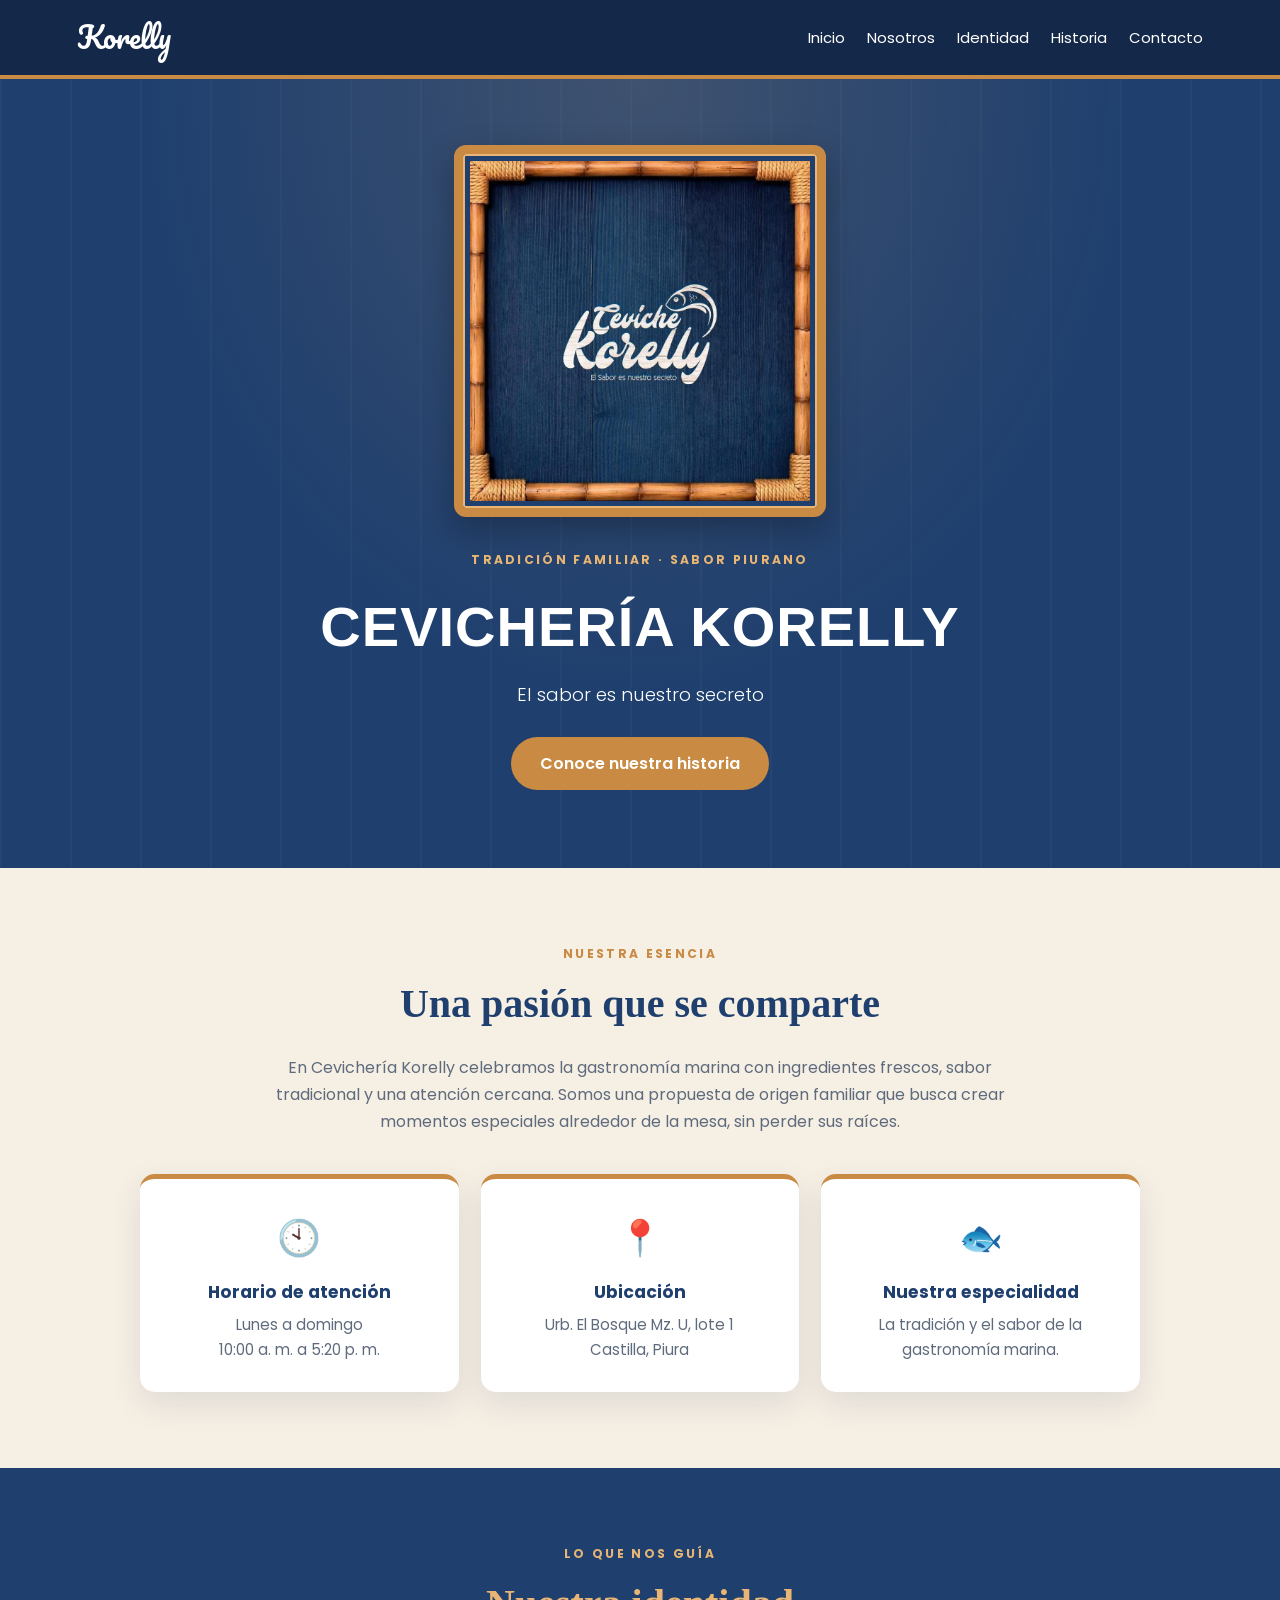
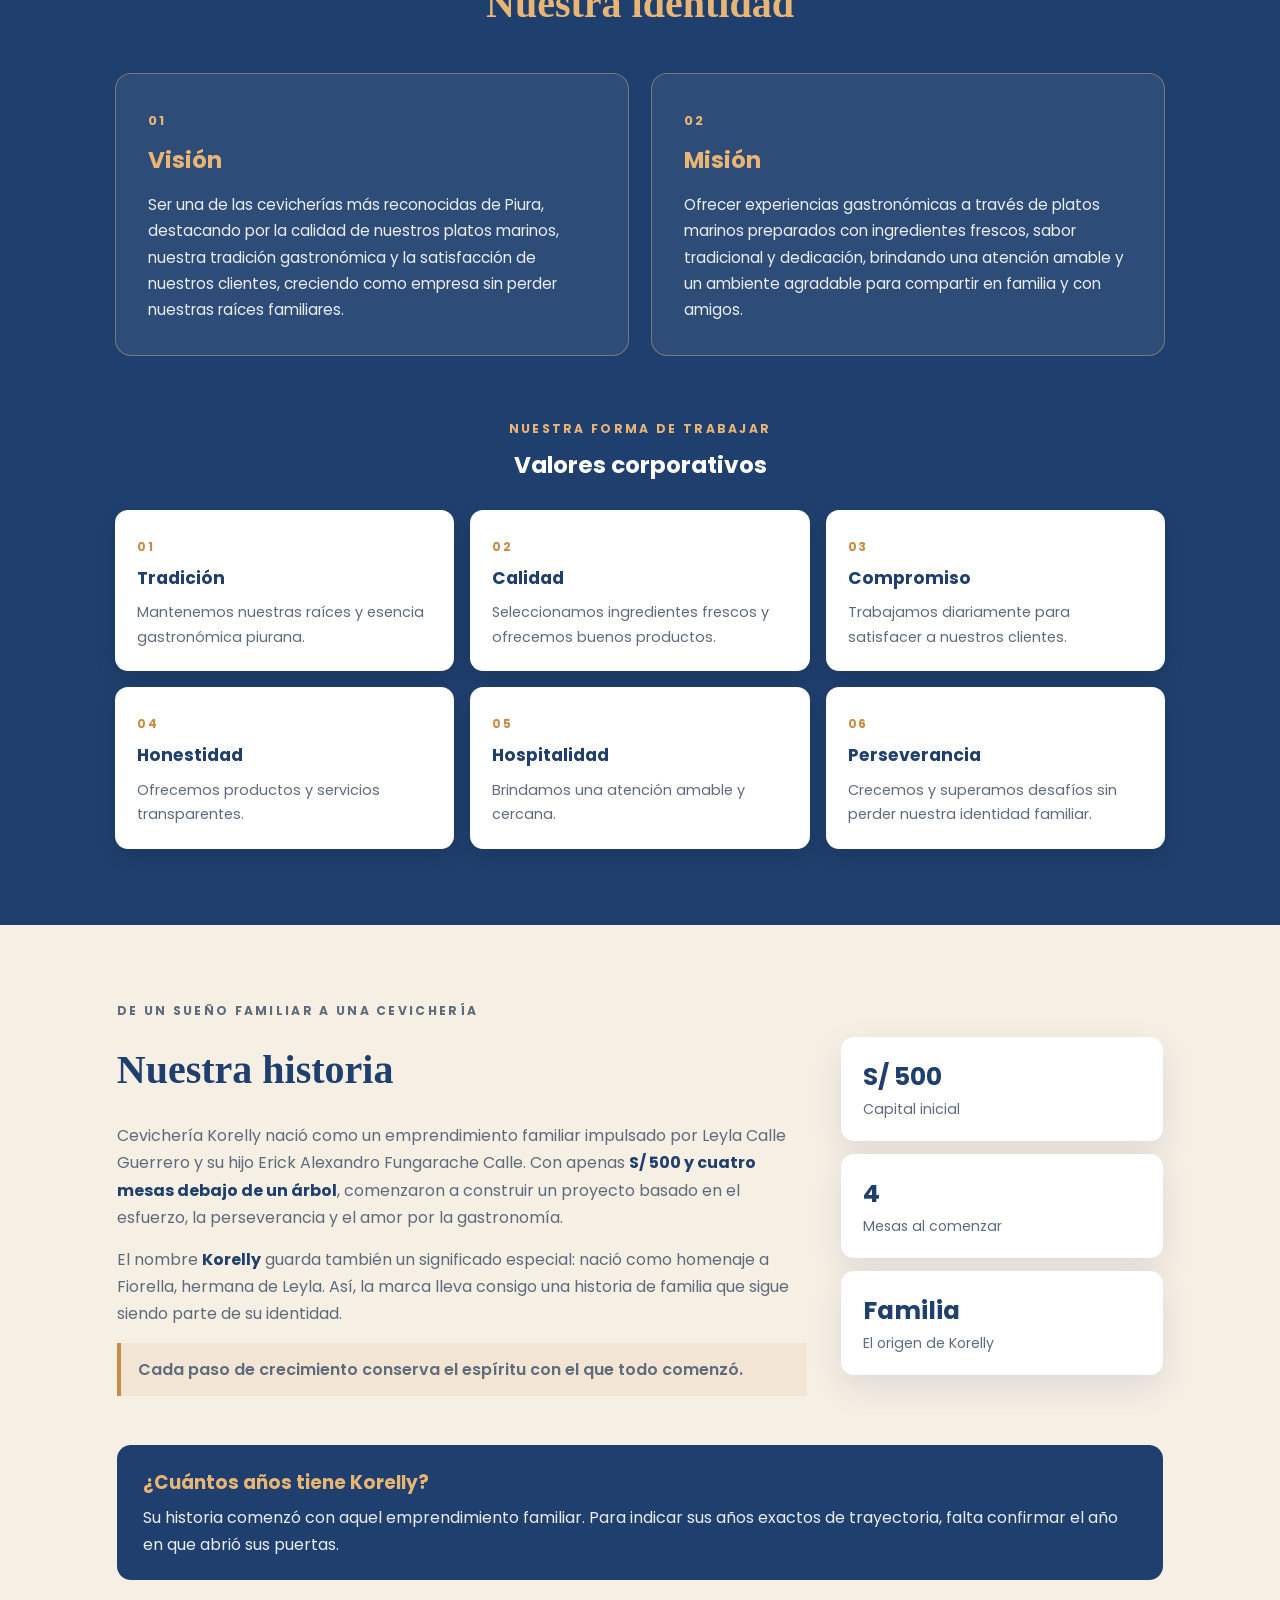
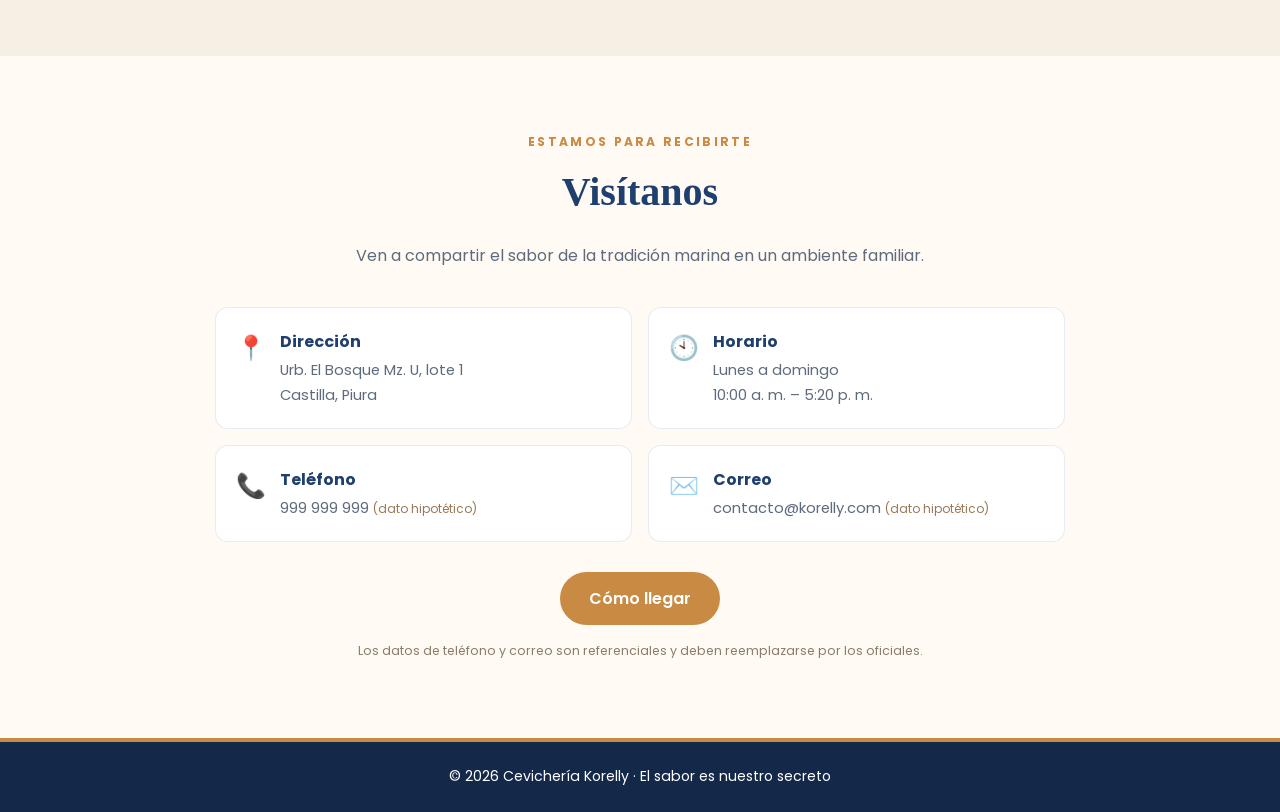
<file: index.html>
<!DOCTYPE html>
<html lang="es">
<head>
  <meta charset="UTF-8">
  <meta name="viewport" content="width=device-width, initial-scale=1.0">
  <title>Cevichería Korelly | El sabor es nuestro secreto</title>
  <meta name="description" content="Conoce la historia, visión y esencia familiar de Cevichería Korelly, en Castilla, Piura.">
  <link rel="preconnect" href="https://fonts.googleapis.com">
  <link rel="preconnect" href="https://fonts.gstatic.com" crossorigin>
  <link href="https://fonts.googleapis.com/css2?family=Pacifico&family=Poppins:wght@300;400;500;600;700&display=swap" rel="stylesheet">
  <link rel="stylesheet" href="styles.css">
</head>
<body>
  <header class="navbar">
    <a href="#inicio" class="navbar__brand">Korelly</a>
    <nav aria-label="Navegación principal">
      <ul class="navbar__menu">
        <li><a href="#inicio">Inicio</a></li>
        <li><a href="#nosotros">Nosotros</a></li>
        <li><a href="#identidad">Identidad</a></li>
        <li><a href="#historia">Historia</a></li>
        <li><a href="#contacto">Contacto</a></li>
      </ul>
    </nav>
  </header>

  <main>
    <section id="inicio" class="hero">
      <div class="marco">
        <img src="LOGOCEVICHERIA.jpeg" alt="Logo de Cevichería Korelly" class="hero__logo">
      </div>
      <p class="hero__eyebrow">Tradición familiar · Sabor piurano</p>
      <h1 class="hero__title">CEVICHERÍA KORELLY</h1>
      <p class="hero__subtitle">El sabor es nuestro secreto</p>
      <a href="#historia" class="btn">Conoce nuestra historia</a>
    </section>

    <section id="nosotros" class="section">
      <p class="eyebrow">Nuestra esencia</p>
      <h2 class="section__title">Una pasión que se comparte</h2>
      <p class="section__text">
        En Cevichería Korelly celebramos la gastronomía marina con ingredientes frescos,
        sabor tradicional y una atención cercana. Somos una propuesta de origen familiar
        que busca crear momentos especiales alrededor de la mesa, sin perder sus raíces.
      </p>
      <div class="cards">
        <article class="card">
          <span class="card__icon" aria-hidden="true">🕙</span>
          <h3>Horario de atención</h3>
          <p>Lunes a domingo<br>10:00 a. m. a 5:20 p. m.</p>
        </article>
        <article class="card">
          <span class="card__icon" aria-hidden="true">📍</span>
          <h3>Ubicación</h3>
          <p>Urb. El Bosque Mz. U, lote 1<br>Castilla, Piura</p>
        </article>
        <article class="card">
          <span class="card__icon" aria-hidden="true">🐟</span>
          <h3>Nuestra especialidad</h3>
          <p>La tradición y el sabor de la gastronomía marina.</p>
        </article>
      </div>
    </section>

    <section id="identidad" class="section section--dark">
      <p class="eyebrow eyebrow--light">Lo que nos guía</p>
      <h2 class="section__title">Nuestra identidad</h2>
      <div class="identity-grid">
        <article class="identity-panel">
          <span class="identity-panel__number">01</span>
          <h3>Visión</h3>
          <p>Ser una de las cevicherías más reconocidas de Piura, destacando por la calidad de nuestros platos marinos, nuestra tradición gastronómica y la satisfacción de nuestros clientes, creciendo como empresa sin perder nuestras raíces familiares.</p>
        </article>
        <article class="identity-panel">
          <span class="identity-panel__number">02</span>
          <h3>Misión</h3>
          <p>Ofrecer experiencias gastronómicas a través de platos marinos preparados con ingredientes frescos, sabor tradicional y dedicación, brindando una atención amable y un ambiente agradable para compartir en familia y con amigos.</p>
        </article>
      </div>

      <div class="values-heading">
        <span class="eyebrow eyebrow--light">Nuestra forma de trabajar</span>
        <h3>Valores corporativos</h3>
      </div>
      <div class="values-grid">
        <article class="value-card"><span>01</span><h4>Tradición</h4><p>Mantenemos nuestras raíces y esencia gastronómica piurana.</p></article>
        <article class="value-card"><span>02</span><h4>Calidad</h4><p>Seleccionamos ingredientes frescos y ofrecemos buenos productos.</p></article>
        <article class="value-card"><span>03</span><h4>Compromiso</h4><p>Trabajamos diariamente para satisfacer a nuestros clientes.</p></article>
        <article class="value-card"><span>04</span><h4>Honestidad</h4><p>Ofrecemos productos y servicios transparentes.</p></article>
        <article class="value-card"><span>05</span><h4>Hospitalidad</h4><p>Brindamos una atención amable y cercana.</p></article>
        <article class="value-card"><span>06</span><h4>Perseverancia</h4><p>Crecemos y superamos desafíos sin perder nuestra identidad familiar.</p></article>
      </div>
    </section>

    <section id="historia" class="section story-section">
      <div class="story-copy">
        <p class="eyebrow">De un sueño familiar a una cevichería</p>
        <h2 class="section__title">Nuestra historia</h2>
        <p>
          Cevichería Korelly nació como un emprendimiento familiar impulsado por
          Leyla Calle Guerrero y su hijo Erick Alexandro Fungarache Calle.
          Con apenas <strong>S/ 500 y cuatro mesas debajo de un árbol</strong>,
          comenzaron a construir un proyecto basado en el esfuerzo, la perseverancia
          y el amor por la gastronomía.
        </p>
        <p>
          El nombre <strong>Korelly</strong> guarda también un significado especial:
          nació como homenaje a Fiorella, hermana de Leyla. Así, la marca lleva
          consigo una historia de familia que sigue siendo parte de su identidad.
        </p>
        <p class="story-highlight">Cada paso de crecimiento conserva el espíritu con el que todo comenzó.</p>
      </div>
      <aside class="story-facts">
        <div class="fact"><strong>S/ 500</strong><span>Capital inicial</span></div>
        <div class="fact"><strong>4</strong><span>Mesas al comenzar</span></div>
        <div class="fact"><strong>Familia</strong><span>El origen de Korelly</span></div>
      </aside>
      <div class="trajectory-note">
        <h3>¿Cuántos años tiene Korelly?</h3>
        <p>Su historia comenzó con aquel emprendimiento familiar. Para indicar sus años exactos de trayectoria, falta confirmar el año en que abrió sus puertas.</p>
      </div>
    </section>

    <section id="contacto" class="section section--contact">
      <p class="eyebrow">Estamos para recibirte</p>
      <h2 class="section__title">Visítanos</h2>
      <p class="section__text">Ven a compartir el sabor de la tradición marina en un ambiente familiar.</p>
      <div class="contact-grid">
        <div class="contact-item"><span>📍</span><div><h3>Dirección</h3><p>Urb. El Bosque Mz. U, lote 1<br>Castilla, Piura</p></div></div>
        <div class="contact-item"><span>🕙</span><div><h3>Horario</h3><p>Lunes a domingo<br>10:00 a. m. – 5:20 p. m.</p></div></div>
        <div class="contact-item"><span>📞</span><div><h3>Teléfono</h3><p>999 999 999 <small>(dato hipotético)</small></p></div></div>
        <div class="contact-item"><span>✉️</span><div><h3>Correo</h3><p>contacto@korelly.com <small>(dato hipotético)</small></p></div></div>
      </div>
      <a class="btn" href="https://www.google.com/maps/search/?api=1&query=Urb.+El+Bosque+Mz+U+Lote+1+Castilla+Piura" target="_blank" rel="noopener">Cómo llegar</a>
      <p class="contact-note">Los datos de teléfono y correo son referenciales y deben reemplazarse por los oficiales.</p>
    </section>
  </main>

  <footer class="footer">
    <p>© 2026 Cevichería Korelly · El sabor es nuestro secreto</p>
  </footer>
</body>
</html>
</file>
<file: styles.css>
/* ===== PALETA DE KORELLY ===== */
:root {
  --azul: #1f3f6e;
  --azul-oscuro: #14284a;
  --bambu: #c98a43;
  --bambu-claro: #e8b574;
  --blanco: #ffffff;
  --crema: #f6efe4;
  --texto-suave: #5e6b7d;
  --sombra: 0 12px 32px rgba(20, 40, 74, .10);
}

* { margin: 0; padding: 0; box-sizing: border-box; }
html { scroll-behavior: smooth; scroll-padding-top: 90px; }
body {
  font-family: 'Poppins', sans-serif;
  color: var(--azul-oscuro);
  background: var(--crema);
  line-height: 1.7;
}
a { -webkit-tap-highlight-color: transparent; }

/* ===== NAVEGACIÓN ===== */
.navbar {
  position: sticky; top: 0; z-index: 10;
  display: flex; justify-content: space-between; align-items: center;
  gap: 24px; padding: 13px 6%;
  background: var(--azul-oscuro); border-bottom: 4px solid var(--bambu);
}
.navbar__brand {
  flex-shrink: 0; font-family: 'Pacifico', cursive; font-size: 1.8rem;
  color: var(--blanco); text-decoration: none;
}
.navbar__menu { display: flex; flex-wrap: wrap; gap: 22px; list-style: none; }
.navbar__menu a {
  color: var(--blanco); text-decoration: none; font-size: .93rem;
  transition: color .25s ease;
}
.navbar__menu a:hover { color: var(--bambu-claro); }

/* ===== PORTADA ===== */
.hero {
  text-align: center; padding: 66px 6% 78px; color: var(--blanco);
  background:
    radial-gradient(ellipse at 50% 0%, rgba(232,181,116,.16), transparent 55%),
    repeating-linear-gradient(90deg, rgba(255,255,255,.025) 0 2px, transparent 2px 70px),
    var(--azul);
}
.marco {
  display: inline-block; margin-bottom: 25px; padding: 7px;
  border: 9px solid var(--bambu); border-radius: 12px;
  box-shadow: 0 12px 32px rgba(0,0,0,.28), inset 0 0 0 2px var(--bambu-claro);
  background: var(--azul);
}
.hero__logo { display: block; width: min(340px, 76vw); height: auto; }
.hero__eyebrow, .eyebrow {
  color: var(--bambu); font-size: .76rem; font-weight: 700;
  letter-spacing: .19em; text-transform: uppercase;
}
.hero__eyebrow { color: var(--bambu-claro); margin-bottom: 8px; }
.hero__title {
  font-family: 'Arial', sans-serif; font-weight: 700;
  font-size: clamp(2rem, 6vw, 3.5rem); letter-spacing: 1px;
}
.hero__subtitle { margin: 5px 0 27px; font-size: 1.15rem; font-weight: 300; }

/* ===== BOTONES ===== */
.btn {
  display: inline-block; padding: 13px 29px; border: 0; border-radius: 50px;
  background: var(--bambu); color: var(--blanco); text-decoration: none;
  font-weight: 600; transition: transform .2s, background .25s;
}
.btn:hover { background: var(--bambu-claro); color: var(--azul-oscuro); transform: translateY(-3px); }

/* ===== SECCIONES GENERALES ===== */
.section { padding: 76px 6%; text-align: center; }
.section__title {
  margin: 5px 0 16px; color: var(--azul);
  font-family: 'Verdana', cursive; font-size: clamp(1.8rem, 4vw, 2.5rem); font-weight: 550;
}
.section__text { max-width: 740px; margin: 0 auto 38px; color: var(--texto-suave); }
.section--dark { background: var(--azul); color: var(--blanco); }
.section--dark .section__title { color: var(--bambu-claro); }
.eyebrow--light { color: var(--bambu-claro); }

/* ===== TARJETAS DE NOSOTROS ===== */
.cards {
  display: grid; grid-template-columns: repeat(auto-fit, minmax(220px, 1fr));
  gap: 22px; max-width: 1000px; margin: 0 auto;
}
.card {
  padding: 29px 22px; border-radius: 15px; border-top: 5px solid var(--bambu);
  background: var(--blanco); box-shadow: var(--sombra); transition: transform .25s;
}
.card:hover { transform: translateY(-6px); }
.card__icon { font-size: 2.2rem; }
.card h3 { margin: 10px 0 5px; color: var(--azul); font-size: 1.08rem; }
.card p { color: var(--texto-suave); font-size: .94rem; }

/* ===== VISIÓN, MISIÓN Y VALORES ===== */
.identity-grid {
  display: grid; grid-template-columns: repeat(2, minmax(0, 1fr));
  gap: 22px; max-width: 1050px; margin: 35px auto 58px; text-align: left;
}
.identity-panel {
  position: relative; overflow: hidden; padding: 32px;
  border: 1px solid rgba(232,181,116,.42); border-radius: 16px;
  background: rgba(255,255,255,.07);
}
.identity-panel__number { color: var(--bambu-claro); font-size: .8rem; font-weight: 700; letter-spacing: .16em; }
.identity-panel h3 { margin: 8px 0 12px; color: var(--bambu-claro); font-size: 1.45rem; }
.identity-panel p { color: rgba(255,255,255,.9); font-size: .96rem; }
.values-heading { margin-bottom: 24px; }
.values-heading h3 { margin-top: 5px; color: var(--blanco); font-size: 1.45rem; }
.values-grid {
  display: grid; grid-template-columns: repeat(3, minmax(0, 1fr));
  gap: 16px; max-width: 1050px; margin: 0 auto; text-align: left;
}
.value-card {
  padding: 22px; border-radius: 13px; background: var(--blanco);
  color: var(--azul-oscuro); box-shadow: 0 8px 20px rgba(0,0,0,.12);
}
.value-card span { color: var(--bambu); font-size: .75rem; font-weight: 700; letter-spacing: .14em; }
.value-card h4 { margin: 5px 0 7px; color: var(--azul); font-size: 1.08rem; }
.value-card p { color: var(--texto-suave); font-size: .9rem; }

/* ===== HISTORIA ===== */
.story-section {
  display: grid; grid-template-columns: minmax(0, 1.5fr) minmax(230px, .7fr);
  gap: 34px; align-items: center; max-width: 1200px; margin: 0 auto; text-align: left;
}
.story-copy .section__title { margin-bottom: 18px; }
.story-copy p { margin-bottom: 15px; color: var(--texto-suave); }
.story-copy strong { color: var(--azul); }
.story-highlight {
  padding: 13px 17px; border-left: 4px solid var(--bambu);
  background: rgba(201,138,67,.10); font-weight: 600;
}
.story-facts { display: grid; gap: 13px; }
.fact {
  display: flex; flex-direction: column; padding: 19px 22px;
  border-radius: 13px; background: var(--blanco); box-shadow: var(--sombra);
}
.fact strong { color: var(--azul); font-size: 1.55rem; }
.fact span { color: var(--texto-suave); font-size: .88rem; }
.trajectory-note {
  grid-column: 1 / -1; padding: 22px 26px; border-radius: 14px;
  background: var(--azul); color: var(--blanco);
}
.trajectory-note h3 { margin-bottom: 5px; color: var(--bambu-claro); }
.trajectory-note p { color: rgba(255,255,255,.9); }

/* ===== CONTACTO ===== */
.section--contact { background: #fffaf3; }
.contact-grid {
  display: grid; grid-template-columns: repeat(2, minmax(0, 1fr));
  gap: 16px; max-width: 850px; margin: 0 auto 30px; text-align: left;
}
.contact-item {
  display: flex; align-items: flex-start; gap: 14px; padding: 20px;
  border: 1px solid rgba(31,63,110,.10); border-radius: 13px; background: var(--blanco);
}
.contact-item > span { font-size: 1.5rem; }
.contact-item h3 { margin-bottom: 3px; color: var(--azul); font-size: 1rem; }
.contact-item p { color: var(--texto-suave); font-size: .92rem; }
.contact-item small { color: #9a7957; font-size: .75rem; }
.contact-note { margin-top: 15px; color: #8a7d6c; font-size: .78rem; }

/* ===== PIE DE PÁGINA ===== */
.footer {
  padding: 23px 6%; border-top: 4px solid var(--bambu);
  background: var(--azul-oscuro); color: var(--blanco);
  text-align: center; font-size: .88rem;
}

/* ===== ADAPTACIÓN A MÓVILES ===== */
@media (max-width: 760px) {
  .navbar { flex-direction: column; gap: 7px; padding: 10px 4%; }
  .navbar__menu { justify-content: center; gap: 8px 15px; }
  .navbar__menu a { font-size: .82rem; }
  .identity-grid { grid-template-columns: 1fr; }
  .values-grid { grid-template-columns: repeat(2, minmax(0, 1fr)); }
  .story-section { grid-template-columns: 1fr; }
  .story-facts { grid-template-columns: repeat(3, minmax(0, 1fr)); }
}
@media (max-width: 520px) {
  .section { padding: 55px 5%; }
  .hero { padding: 48px 5% 58px; }
  .values-grid, .contact-grid { grid-template-columns: 1fr; }
  .story-facts { grid-template-columns: 1fr; }
  .identity-panel { padding: 25px; }
}
</file>
